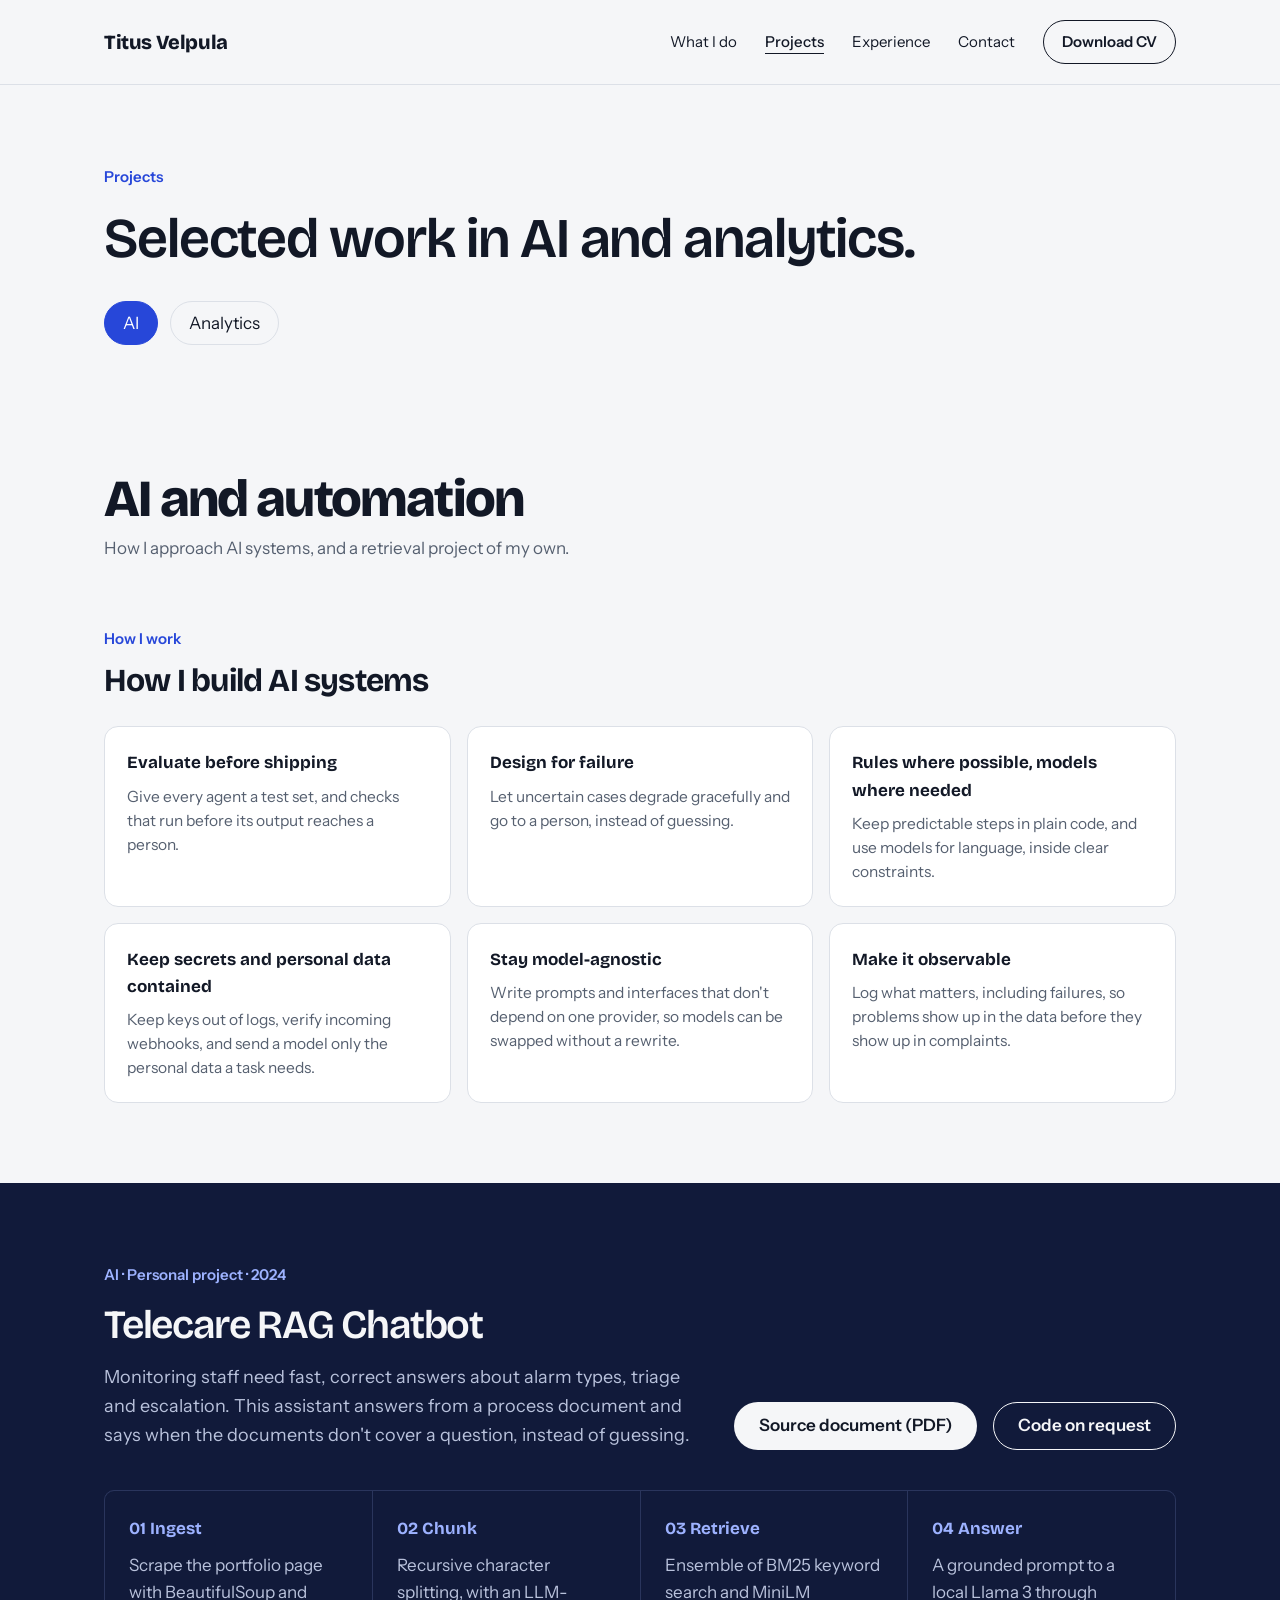
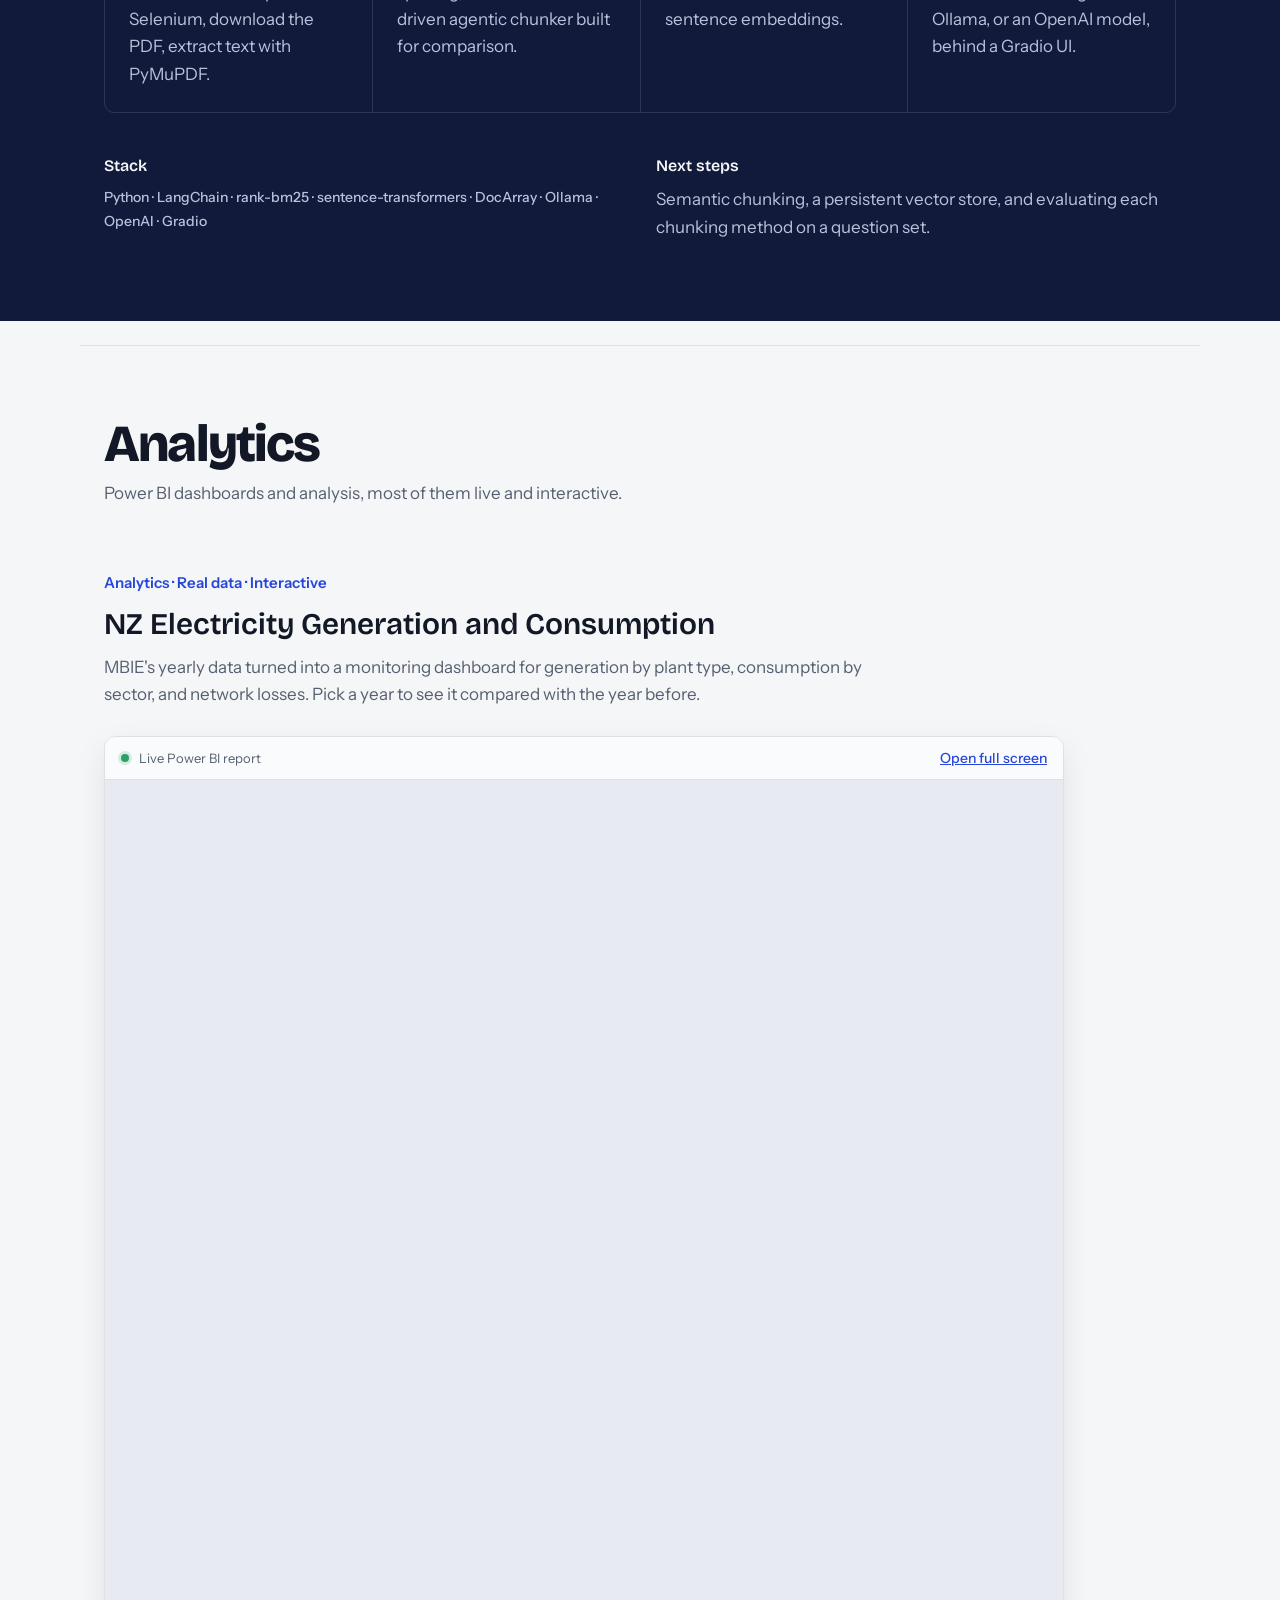
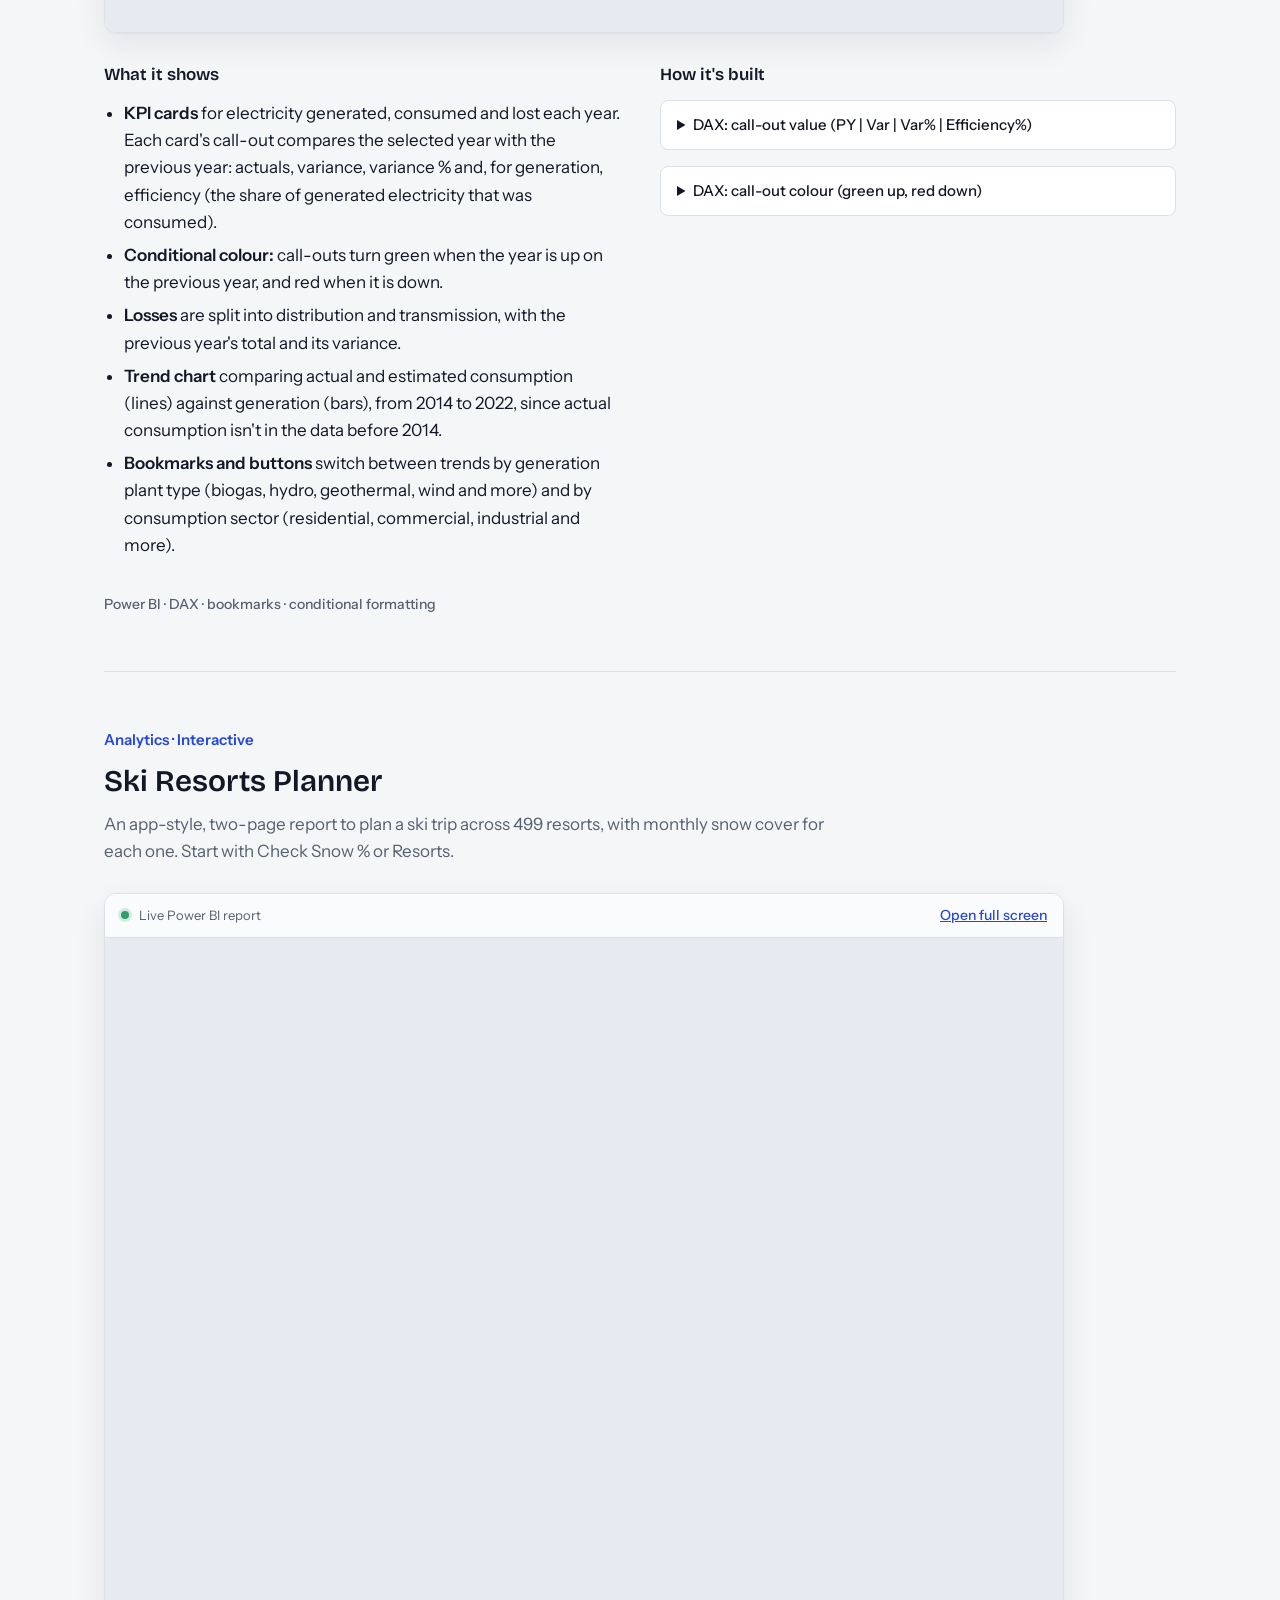
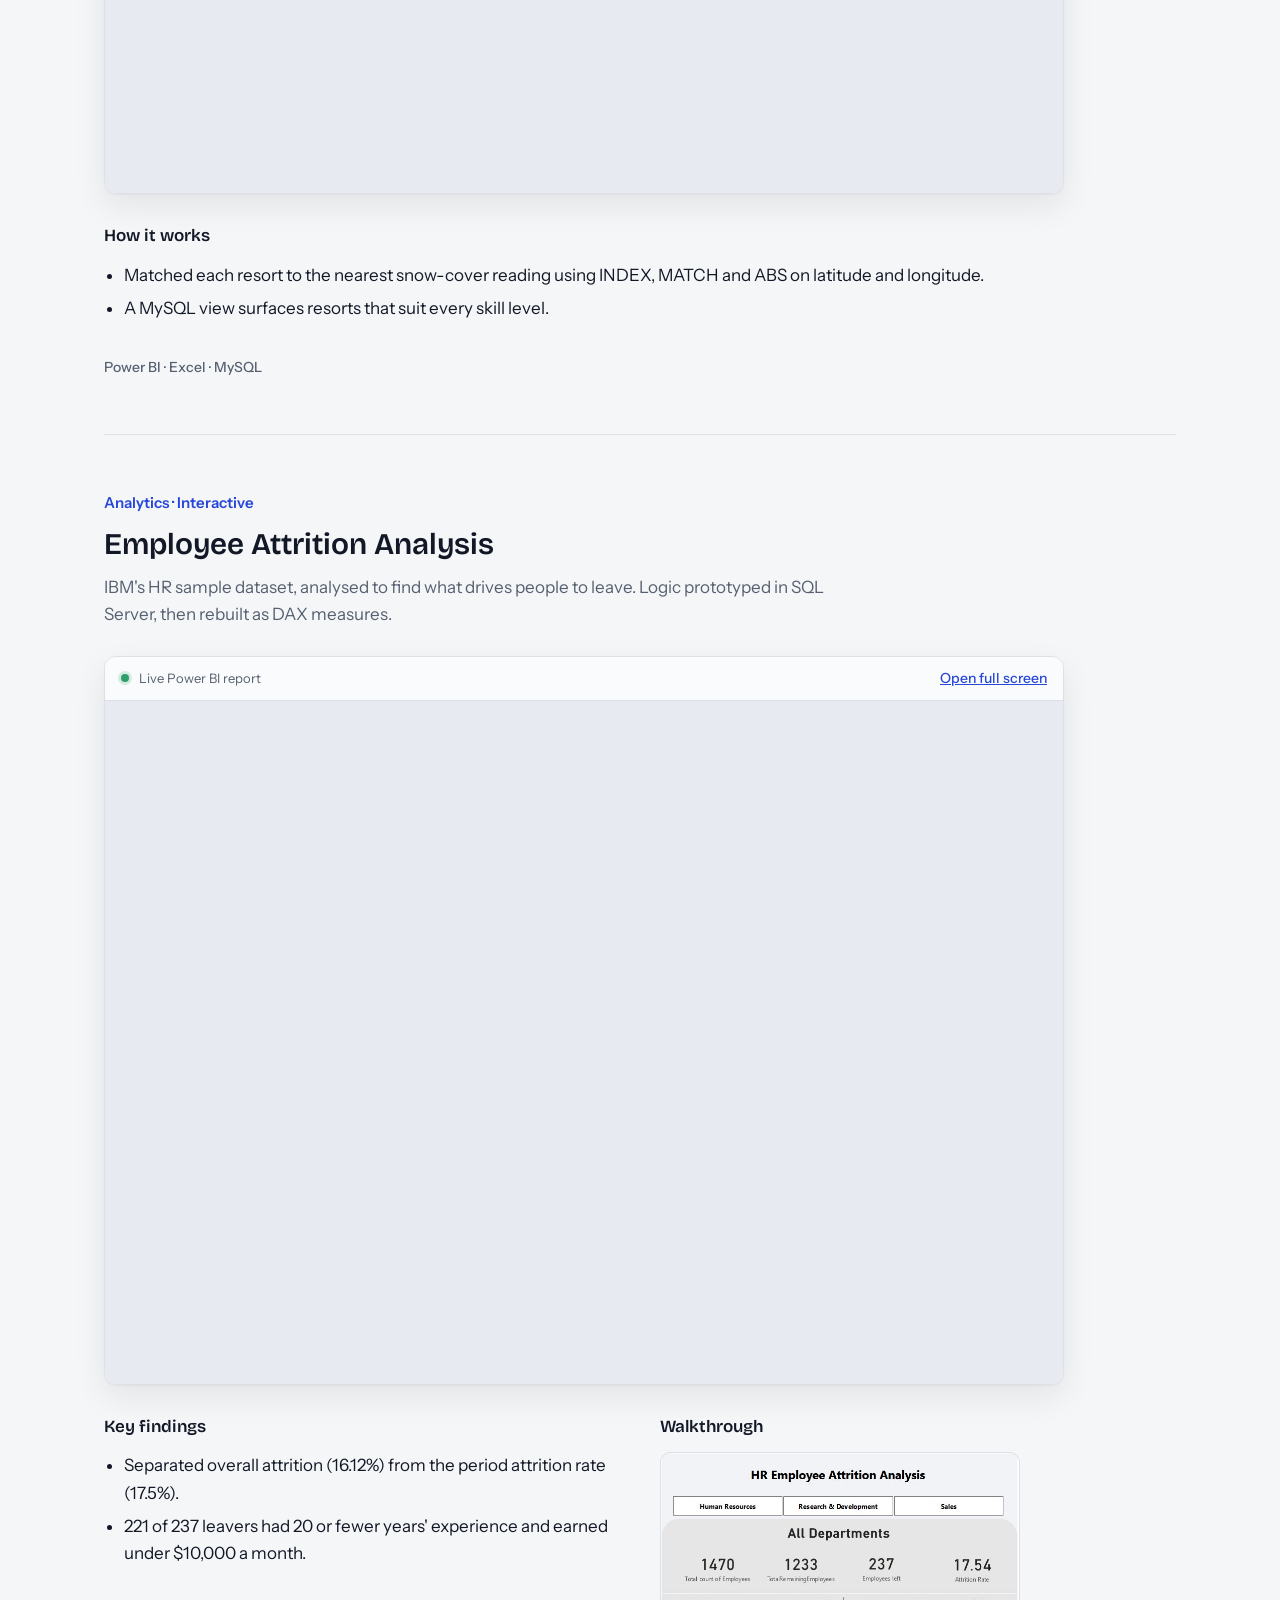
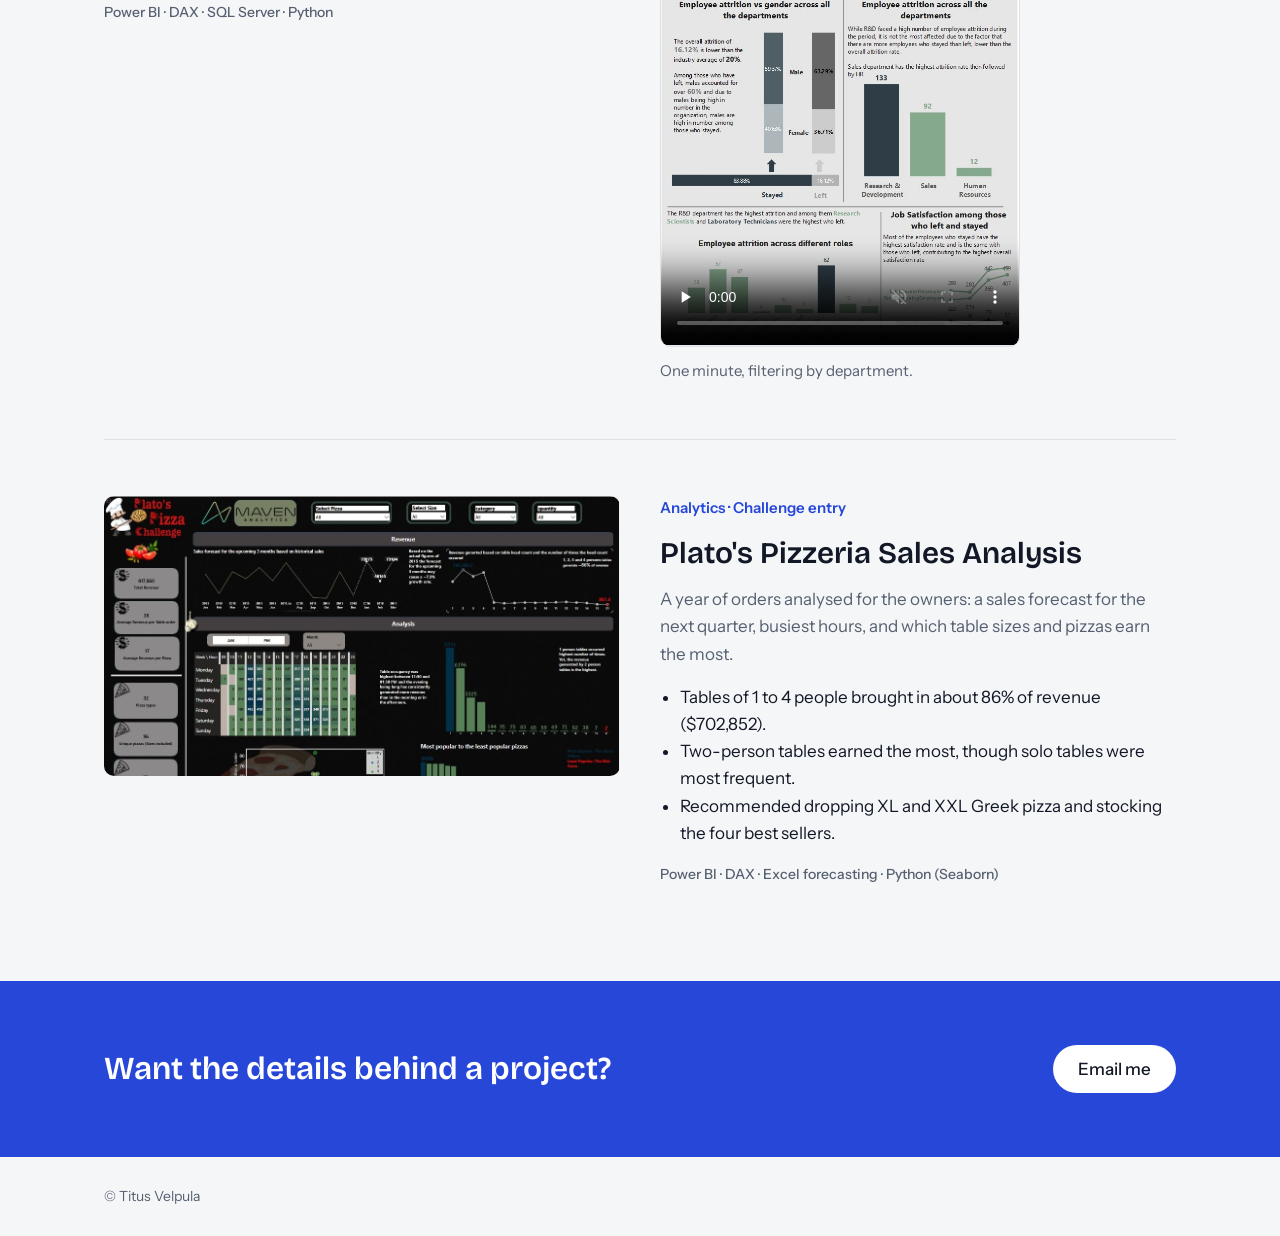
<file: projects.html>
<!doctype html>
<html lang="en">
<head>
  <meta charset="utf-8">
  <meta name="viewport" content="width=device-width, initial-scale=1">
  <title>Projects | Titus Velpula</title>
  <meta name="description" content="AI agents, automation and analytics projects by Titus Velpula.">
  <link rel="preconnect" href="https://fonts.googleapis.com">
  <link rel="preconnect" href="https://fonts.gstatic.com" crossorigin>
  <link href="https://fonts.googleapis.com/css2?family=Bricolage+Grotesque:opsz,wght@12..96,500;12..96,700;12..96,800&family=Instrument+Sans:wght@400;500;600&display=swap" rel="stylesheet">
  <link rel="stylesheet" href="styles.css?v=4">
</head>
<body>

<header class="site-header">
  <nav class="container nav" aria-label="Main">
    <a class="brand" href="index.html">Titus Velpula</a>
    <div class="nav-links">
      <a href="index.html#work">What I do</a>
      <a href="projects.html" aria-current="page">Projects</a>
      <a href="index.html#experience">Experience</a>
      <a href="index.html#contact">Contact</a>
      <a class="btn btn-outline btn-sm" href="assets/Titus_Velpula_CV.pdf">Download CV</a>
    </div>
  </nav>
</header>

<main>

  <section class="container" style="padding-top:80px; padding-bottom:56px">
    <p class="label" style="margin-bottom:20px">Projects</p>
    <h1 style="max-width:820px; font-size:clamp(34px,5vw,56px); line-height:1.08; font-weight:600; letter-spacing:-0.02em">Selected work in AI and analytics.</h1>
    <div class="btn-row" style="margin-top:32px; gap:12px">
      <a class="pill pill-active" href="#ai">AI</a>
      <a class="pill" href="#analytics">Analytics</a>
    </div>
  </section>

  <!-- ===================== AI: HOW I WORK ===================== -->
  <div id="ai" class="container group-head">
    <h2 class="group-title">AI and automation</h2>
    <p class="muted">How I approach AI systems, and a retrieval project of my own.</p>
  </div>
  <section class="container" aria-label="How I build AI systems" style="padding-bottom:24px">

    <article id="principles" class="case" aria-labelledby="case4-h">
      <div class="case-head">
        <p class="label">How I work</p>
        <h2 id="case4-h">How I build AI systems</h2>
      </div>
      <div class="patterns patterns-3">
        <div>
          <h3>Evaluate before shipping</h3>
          <p>Give every agent a test set, and checks that run before its output reaches a person.</p>
        </div>
        <div>
          <h3>Design for failure</h3>
          <p>Let uncertain cases degrade gracefully and go to a person, instead of guessing.</p>
        </div>
        <div>
          <h3>Rules where possible, models where needed</h3>
          <p>Keep predictable steps in plain code, and use models for language, inside clear constraints.</p>
        </div>
        <div>
          <h3>Keep secrets and personal data contained</h3>
          <p>Keep keys out of logs, verify incoming webhooks, and send a model only the personal data a task needs.</p>
        </div>
        <div>
          <h3>Stay model-agnostic</h3>
          <p>Write prompts and interfaces that don't depend on one provider, so models can be swapped without a rewrite.</p>
        </div>
        <div>
          <h3>Make it observable</h3>
          <p>Log what matters, including failures, so problems show up in the data before they show up in complaints.</p>
        </div>
      </div>
    </article>
  </section>

  <!-- ===================== AI: RAG PROJECT ===================== -->
  <article id="rag" class="dark" aria-labelledby="rag-h">
    <div class="container section" style="display:flex; flex-direction:column; gap:40px">
      <div style="display:flex; flex-wrap:wrap; justify-content:space-between; align-items:flex-end; gap:24px">
        <div style="flex:1 1 520px; display:flex; flex-direction:column; gap:16px">
          <p class="label">AI · Personal project · 2024</p>
          <h2 id="rag-h" class="h-feature">Telecare RAG Chatbot</h2>
          <p class="lead on-dark-muted">Monitoring staff need fast, correct answers about alarm types, triage and escalation. This assistant answers from a process document and says when the documents don't cover a question, instead of guessing.</p>
        </div>
        <div class="btn-row">
          <a class="btn btn-light" href="https://44bf2b2e-27cf-4b6c-a091-521d38f78934.filesusr.com/ugd/843874_a19e621e56dc4ee3913376821c4a8ec8.pdf">Source document (PDF)</a>
          <a class="btn btn-outline" style="border-color:var(--bg); color:var(--bg)" href="mailto:titusdinkar@gmail.com?subject=RAG%20chatbot%20code">Code on request</a>
        </div>
      </div>
      <div class="step-grid">
        <div><span class="step-num">01 Ingest</span><span class="on-dark-muted">Scrape the portfolio page with BeautifulSoup and Selenium, download the PDF, extract text with PyMuPDF.</span></div>
        <div><span class="step-num">02 Chunk</span><span class="on-dark-muted">Recursive character splitting, with an LLM-driven agentic chunker built for comparison.</span></div>
        <div><span class="step-num">03 Retrieve</span><span class="on-dark-muted">Ensemble of BM25 keyword search and MiniLM sentence embeddings.</span></div>
        <div><span class="step-num">04 Answer</span><span class="on-dark-muted">A grounded prompt to a local Llama 3 through Ollama, or an OpenAI model, behind a Gradio UI.</span></div>
      </div>
      <div style="display:flex; flex-wrap:wrap; gap:32px">
        <div style="flex:1 1 320px; display:flex; flex-direction:column; gap:8px">
          <h3 style="font-size:16px; font-weight:600">Stack</h3>
          <p class="stack on-dark-muted" style="line-height:1.7">Python · LangChain · rank-bm25 · sentence-transformers · DocArray · Ollama · OpenAI · Gradio</p>
        </div>
        <div style="flex:1 1 320px; display:flex; flex-direction:column; gap:8px">
          <h3 style="font-size:16px; font-weight:600">Next steps</h3>
          <p class="on-dark-muted">Semantic chunking, a persistent vector store, and evaluating each chunking method on a question set.</p>
        </div>
      </div>
    </div>
  </article>

  <!-- ===================== ANALYTICS ===================== -->
  <!-- To add a report link, uncomment the "View report" line and paste the link. -->
  <div id="analytics" class="container group-head">
    <h2 class="group-title">Analytics</h2>
    <p class="muted">Power BI dashboards and analysis, most of them live and interactive.</p>
  </div>
  <section class="container" aria-label="Analytics projects" style="padding-bottom:40px">

    <!-- A project with a live Power BI dashboard. To embed another report, copy this
         whole <article> and change the text and the iframe's src link. -->
    <article id="electricity" class="project-live" style="border-top:0" aria-labelledby="elec-h">
      <div class="live-head">
        <p class="label">Analytics · Real data · Interactive</p>
        <h2 id="elec-h">NZ Electricity Generation and Consumption</h2>
        <p class="muted">MBIE's yearly data turned into a monitoring dashboard for generation by plant type, consumption by sector, and network losses. Pick a year to see it compared with the year before.</p>
      </div>

      <div class="embed">
        <div class="embed-bar">
          <span class="embed-dot" aria-hidden="true"></span>
          <span>Live Power BI report</span>
          <a href="https://app.powerbi.com/view?r=eyJrIjoiYmI5NzdmODUtMDYyZS00NGNiLTk3OWItMjI4NDczMGIyNTM4IiwidCI6IjA2OGJkYmZkLWZjN2QtNDEyYS04OWFiLTNiNmY1OWVkMmQ4MSJ9">Open full screen</a>
        </div>
        <div class="embed-frame" style="aspect-ratio: 9 / 8">
          <iframe title="NZ electricity generation and consumption dashboard"
            src="https://app.powerbi.com/view?r=eyJrIjoiYmI5NzdmODUtMDYyZS00NGNiLTk3OWItMjI4NDczMGIyNTM4IiwidCI6IjA2OGJkYmZkLWZjN2QtNDEyYS04OWFiLTNiNmY1OWVkMmQ4MSJ9"
            loading="lazy" allowfullscreen></iframe>
        </div>
      </div>

      <div class="live-notes">
        <div>
          <h3>What it shows</h3>
          <ul>
            <li><b>KPI cards</b> for electricity generated, consumed and lost each year. Each card's call-out compares the selected year with the previous year: actuals, variance, variance % and, for generation, efficiency (the share of generated electricity that was consumed).</li>
            <li><b>Conditional colour:</b> call-outs turn green when the year is up on the previous year, and red when it is down.</li>
            <li><b>Losses</b> are split into distribution and transmission, with the previous year's total and its variance.</li>
            <li><b>Trend chart</b> comparing actual and estimated consumption (lines) against generation (bars), from 2014 to 2022, since actual consumption isn't in the data before 2014.</li>
            <li><b>Bookmarks and buttons</b> switch between trends by generation plant type (biogas, hydro, geothermal, wind and more) and by consumption sector (residential, commercial, industrial and more).</li>
          </ul>
          <p class="stack" style="margin-top:16px">Power BI · DAX · bookmarks · conditional formatting</p>
        </div>
        <div>
          <h3>How it's built</h3>
          <details>
            <summary>DAX: call-out value (PY | Var | Var% | Efficiency%)</summary>
<pre><code>PY Actuals | Var | Var% | Efficiency% (CY vs PY) =
VAR PY = [Electricity Generated PY]
VAR var_varie = [Electricity Varience]
VAR var_perc = [Electricity Variance %]
VAR var_effic = [Energy Efficiency]
VAR symbol_pos = "↑"
VAR symbol_neg = "↓"
VAR Result =
    SWITCH(TRUE(), var_varie &gt;= 0, symbol_pos, symbol_neg)
    &amp; " " &amp;
    IF(
        ISBLANK(var_varie),
        FORMAT(var_varie, "+#,0;-#,0;0"),
        FORMAT(PY, "#,0") &amp; " | " &amp;
        FORMAT(var_varie, "+#,0;-#,0;0") &amp; " | " &amp;
        FORMAT(var_perc, "+0.0%;-0.0%;0%") &amp; " | " &amp;
        FORMAT(var_effic, "#,0%")
    )
RETURN
    Result</code></pre>
          </details>
          <details>
            <summary>DAX: call-out colour (green up, red down)</summary>
<pre><code>001. Electricity Generated KPI color (fx) =
VAR var_nominal = [Electricity Varience]
VAR result =
    SWITCH(TRUE(),
        var_nominal &gt;= 0, "#358686",
        "#B24A4A"
    )
RETURN
    result</code></pre>
          </details>
        </div>
      </div>
    </article>

    <article id="ski" class="project-live" aria-labelledby="ski-h">
      <div class="live-head">
        <p class="label">Analytics · Interactive</p>
        <h2 id="ski-h">Ski Resorts Planner</h2>
        <p class="muted">An app-style, two-page report to plan a ski trip across 499 resorts, with monthly snow cover for each one. Start with Check Snow % or Resorts.</p>
      </div>

      <div class="embed">
        <div class="embed-bar">
          <span class="embed-dot" aria-hidden="true"></span>
          <span>Live Power BI report</span>
          <a href="https://app.powerbi.com/view?r=eyJrIjoiOTk5NDNiN2ItMjIzNy00NjA5LThiOGItODU4MjFjMWRiYmMzIiwidCI6IjA2OGJkYmZkLWZjN2QtNDEyYS04OWFiLTNiNmY1OWVkMmQ4MSJ9">Open full screen</a>
        </div>
        <div class="embed-frame" style="aspect-ratio: 900 / 804">
          <iframe title="Ski resorts planner dashboard"
            src="https://app.powerbi.com/view?r=eyJrIjoiOTk5NDNiN2ItMjIzNy00NjA5LThiOGItODU4MjFjMWRiYmMzIiwidCI6IjA2OGJkYmZkLWZjN2QtNDEyYS04OWFiLTNiNmY1OWVkMmQ4MSJ9"
            loading="lazy" allowfullscreen></iframe>
        </div>
      </div>

      <div class="live-notes">
        <div>
          <h3>How it works</h3>
          <ul>
            <li>Matched each resort to the nearest snow-cover reading using INDEX, MATCH and ABS on latitude and longitude.</li>
            <li>A MySQL view surfaces resorts that suit every skill level.</li>
          </ul>
          <p class="stack" style="margin-top:16px">Power BI · Excel · MySQL</p>
        </div>
      </div>
    </article>

    <article id="attrition" class="project-live" aria-labelledby="hr-h">
      <div class="live-head">
        <p class="label">Analytics · Interactive</p>
        <h2 id="hr-h">Employee Attrition Analysis</h2>
        <p class="muted">IBM's HR sample dataset, analysed to find what drives people to leave. Logic prototyped in SQL Server, then rebuilt as DAX measures.</p>
      </div>

      <div class="embed">
        <div class="embed-bar">
          <span class="embed-dot" aria-hidden="true"></span>
          <span>Live Power BI report</span>
          <a href="https://app.powerbi.com/view?r=eyJrIjoiYzljOGYwOTYtNDM2Yy00MzIwLWIzOWYtMWFjMzM3MjczYWNkIiwidCI6IjA2OGJkYmZkLWZjN2QtNDEyYS04OWFiLTNiNmY1OWVkMmQ4MSJ9&amp;pageName=ReportSection2e98980d72b06ca10860">Open full screen</a>
        </div>
        <div class="embed-frame" style="aspect-ratio: 930 / 663.5">
          <iframe title="Employee attrition dashboard"
            src="https://app.powerbi.com/view?r=eyJrIjoiYzljOGYwOTYtNDM2Yy00MzIwLWIzOWYtMWFjMzM3MjczYWNkIiwidCI6IjA2OGJkYmZkLWZjN2QtNDEyYS04OWFiLTNiNmY1OWVkMmQ4MSJ9&amp;pageName=ReportSection2e98980d72b06ca10860"
            loading="lazy" allowfullscreen></iframe>
        </div>
      </div>

      <div class="live-notes">
        <div>
          <h3>Key findings</h3>
          <ul>
            <li>Separated overall attrition (16.12%) from the period attrition rate (17.5%).</li>
            <li>221 of 237 leavers had 20 or fewer years' experience and earned under $10,000 a month.</li>
          </ul>
          <p class="stack" style="margin-top:16px">Power BI · DAX · SQL Server · Python</p>
        </div>
        <div>
          <h3>Walkthrough</h3>
          <video class="walkthrough" controls muted playsinline preload="none" poster="assets/attrition.jpg">
            <source src="assets/attrition-walkthrough.mp4" type="video/mp4">
            <a href="assets/attrition-walkthrough.mp4">Download the walkthrough video</a>
          </video>
          <p class="muted" style="font-size:15px">One minute, filtering by department.</p>
        </div>
      </div>
    </article>

    <article id="pizza" class="project" aria-labelledby="pizza-h">
      <div><a href="assets/pizza.jpg"><img class="shot" src="assets/pizza.jpg" alt="Plato's Pizzeria sales dashboard: revenue forecast, table occupancy heatmap, pizza popularity and key takeaways" loading="lazy"></a></div>
      <div>
        <p class="label">Analytics · Challenge entry</p>
        <h2 id="pizza-h">Plato's Pizzeria Sales Analysis</h2>
        <p class="muted">A year of orders analysed for the owners: a sales forecast for the next quarter, busiest hours, and which table sizes and pizzas earn the most.</p>
        <ul>
          <li>Tables of 1 to 4 people brought in about 86% of revenue ($702,852).</li>
          <li>Two-person tables earned the most, though solo tables were most frequent.</li>
          <li>Recommended dropping XL and XXL Greek pizza and stocking the four best sellers.</li>
        </ul>
        <p class="stack">Power BI · DAX · Excel forecasting · Python (Seaborn)</p>
        <!-- <a href="PASTE-REPORT-LINK" style="font-weight:500">View report</a> -->
      </div>
    </article>

  </section>

  <section class="accent-band" aria-labelledby="cta-h">
    <div class="container" style="padding-top:64px; padding-bottom:64px; display:flex; flex-wrap:wrap; align-items:center; justify-content:space-between; gap:24px">
      <h2 id="cta-h" style="font-size:32px; font-weight:600; line-height:1.2">Want the details behind a project?</h2>
      <a class="btn" style="background:#FFFFFF; color:var(--ink)" href="mailto:titusdinkar@gmail.com">Email me</a>
    </div>
  </section>

</main>

<footer class="container site-footer">© Titus Velpula</footer>

</body>
</html>
</file>
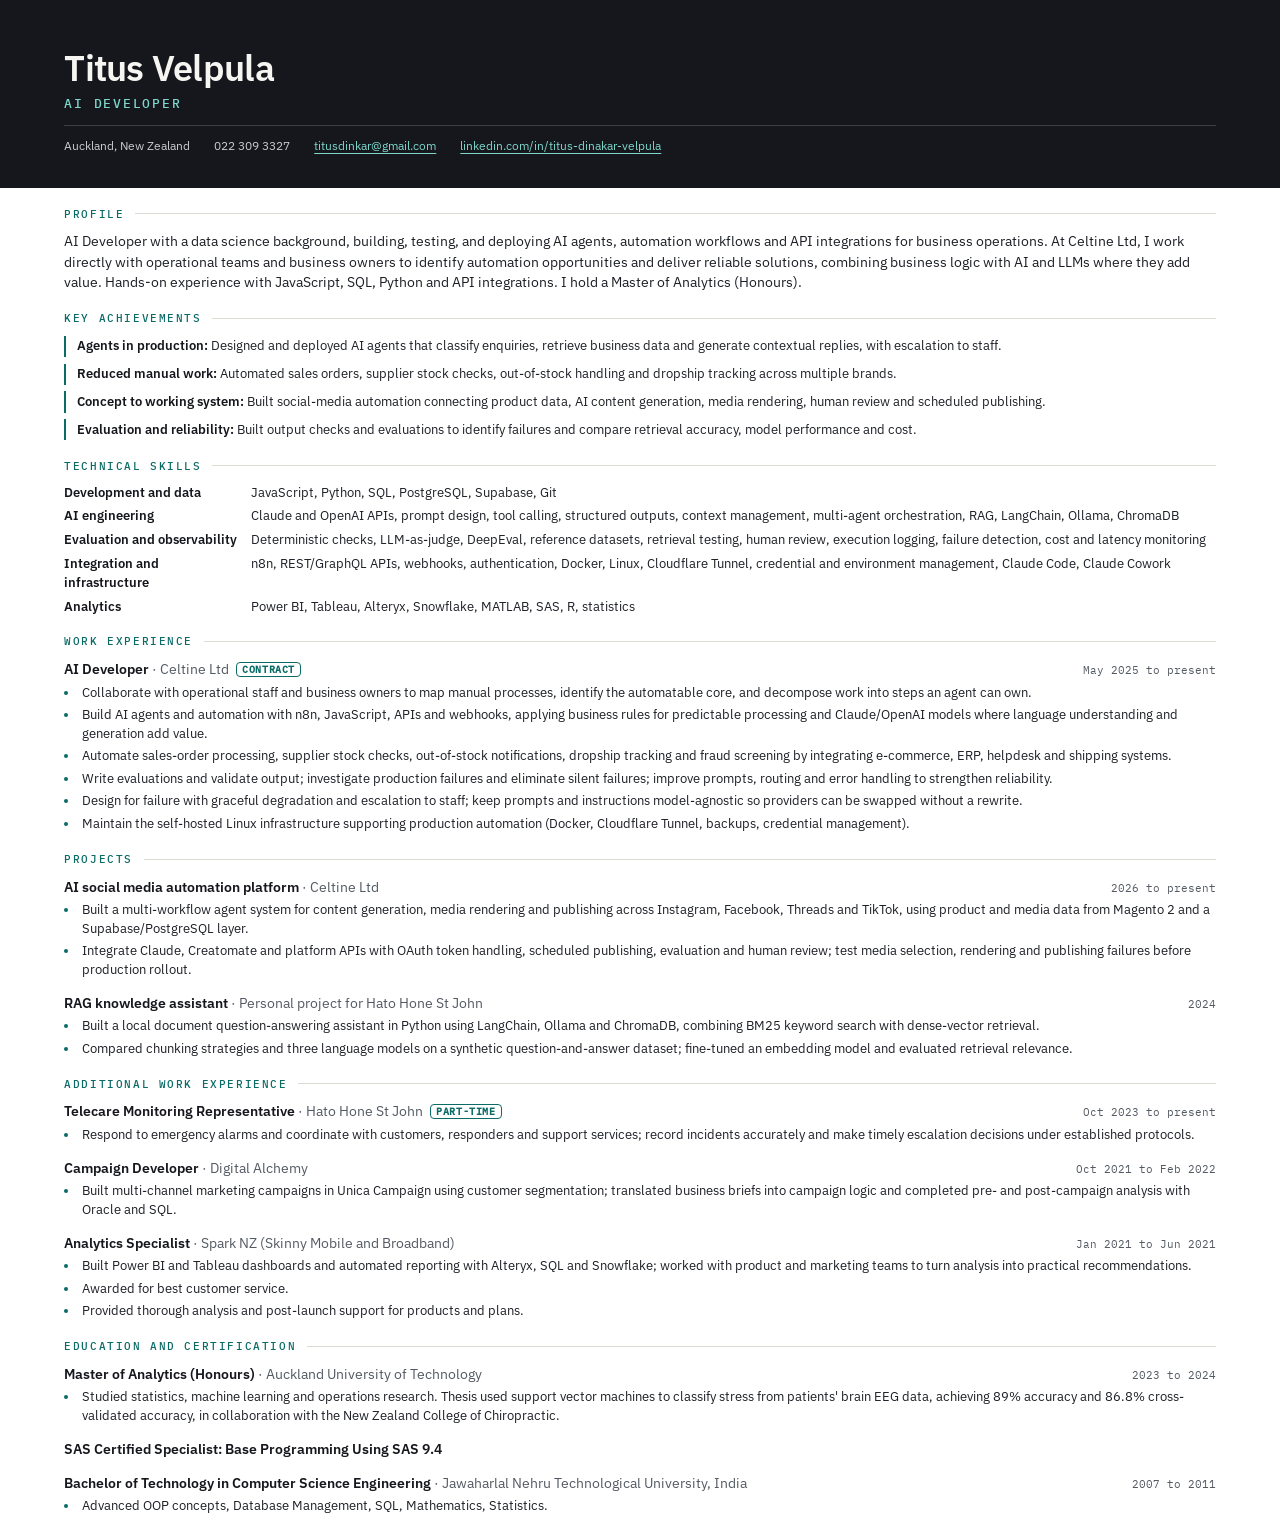
<file: cv/cv.html>
<!doctype html>
<html lang="en">
<head>
<meta charset="utf-8">
<title>Titus Velpula | CV</title>
<style>
@font-face { font-family: Plex; src: url(fonts/ibm-plex-sans-latin-400-normal.woff2); font-weight: 400; }
@font-face { font-family: Plex; src: url(fonts/ibm-plex-sans-latin-400-italic.woff2); font-weight: 400; font-style: italic; }
@font-face { font-family: Plex; src: url(fonts/ibm-plex-sans-latin-500-normal.woff2); font-weight: 500; }
@font-face { font-family: Plex; src: url(fonts/ibm-plex-sans-latin-600-normal.woff2); font-weight: 600; }
@font-face { font-family: PlexMono; src: url(fonts/ibm-plex-mono-latin-400-normal.woff2); font-weight: 400; }
@font-face { font-family: PlexMono; src: url(fonts/ibm-plex-mono-latin-500-normal.woff2); font-weight: 500; }

:root {
  --slate: #15171C;
  --ink: #1C1F25;
  --muted: #545A63;
  --line: #DCDAD3;
  --accent: #0B6B66;
  --accent-light: #7FD6CC;
}
@page { size: A4; margin: 15mm 0 16mm; }
@page :first { margin-top: 0; }
* { box-sizing: border-box; }
html, body { margin: 0; }
body {
  padding: 0 17mm;
  font-family: Plex, Arial, sans-serif; font-size: 9.6pt; line-height: 1.45;
  color: var(--ink); -webkit-print-color-adjust: exact; print-color-adjust: exact;
}
a { color: inherit; text-decoration: none; }
h1, h2, h3, p, ul { margin: 0; }

/* ---------- Header band ---------- */
header {
  background: var(--slate); color: #F6F5F1;
  margin: 0 -17mm; padding: 13mm 17mm 9mm;
}
header h1 { font-size: 27pt; font-weight: 600; letter-spacing: -0.02em; line-height: 1.05; }
.title {
  margin-top: 5pt; font-family: PlexMono; font-size: 9.5pt; font-weight: 500;
  letter-spacing: 0.14em; text-transform: uppercase; color: var(--accent-light);
}
.contact {
  margin-top: 10pt; padding-top: 8pt; border-top: 0.75pt solid #3A3E46;
  display: flex; flex-wrap: wrap; gap: 4pt 18pt; font-size: 9pt; color: #C9CCD1;
}
.contact a {
  color: var(--accent-light); text-decoration: underline;
  text-decoration-thickness: 0.5pt; text-underline-offset: 2pt;
}

/* ---------- Sections ---------- */
section { margin-top: 13pt; }
h2 {
  display: flex; align-items: center; gap: 8pt;
  font-family: PlexMono; font-size: 8.5pt; font-weight: 500; letter-spacing: 0.14em;
  text-transform: uppercase; color: var(--accent); margin-bottom: 7pt;
}
h2::after { content: ""; flex: 1; height: 0.75pt; background: var(--line); }
.profile { font-size: 10.2pt; line-height: 1.5; color: var(--ink); }

ul { padding-left: 11pt; }
li { margin-bottom: 3pt; padding-left: 2pt; }
li::marker { color: var(--accent); }
li b, .k { font-weight: 600; color: var(--slate); }

/* Key achievements as a 2 x 2 grid of short cards */
.wins { display: flex; flex-direction: column; gap: 5pt; }
.win { border-left: 2pt solid var(--accent); padding: 1pt 0 1pt 8pt; }
.win b { font-weight: 600; color: var(--slate); }

h2, .role-head { break-after: avoid; }
li { break-inside: avoid; }
.role.can-split { break-inside: auto; }
.skills { display: grid; grid-template-columns: 46mm 1fr; gap: 4pt 10pt; }
.skills dt { font-weight: 600; color: var(--slate); }
.skills dd { margin: 0; color: var(--ink); }

/* ---------- Roles ---------- */
.role { margin-bottom: 10pt; break-inside: avoid; }
.role-head { display: flex; justify-content: space-between; align-items: baseline; gap: 12pt; margin-bottom: 3pt; }
.role h3 { font-size: 10.6pt; font-weight: 600; color: var(--slate); }
.role h3 .org { font-weight: 400; color: var(--muted); }
.meta { font-family: PlexMono; font-size: 8.2pt; color: var(--muted); white-space: nowrap; }
.tag {
  font-family: PlexMono; font-size: 7.5pt; letter-spacing: 0.06em; text-transform: uppercase;
  color: var(--accent); border: 0.75pt solid var(--accent); border-radius: 3pt; padding: 0 4pt; margin-left: 5pt;
  vertical-align: 1pt;
}
.edu p.sub { color: var(--muted); margin-top: 2pt; }
</style>
</head>
<body>

<header>
  <h1>Titus Velpula</h1>
  <p class="title">AI Developer</p>
  <p class="contact">
    <span>Auckland, New Zealand</span>
    <span>022 309 3327</span>
    <a href="mailto:titusdinkar@gmail.com">titusdinkar@gmail.com</a>
    <a href="https://www.linkedin.com/in/titus-dinakar-velpula/">linkedin.com/in/titus-dinakar-velpula</a>
  </p>
</header>

<section>
  <h2>Profile</h2>
  <p class="profile">AI Developer with a data science background, building, testing, and deploying AI agents, automation workflows and API integrations for business operations. At Celtine Ltd, I work directly with operational teams and business owners to identify automation opportunities and deliver reliable solutions, combining business logic with AI and LLMs where they add value. Hands-on experience with JavaScript, SQL, Python and API integrations. I hold a Master of Analytics (Honours).</p>
</section>

<section>
  <h2>Key achievements</h2>
  <div class="wins">
    <p class="win"><b>Agents in production:</b> Designed and deployed AI agents that classify enquiries, retrieve business data and generate contextual replies, with escalation to staff.</p>
    <p class="win"><b>Reduced manual work:</b> Automated sales orders, supplier stock checks, out-of-stock handling and dropship tracking across multiple brands.</p>
    <p class="win"><b>Concept to working system:</b> Built social-media automation connecting product data, AI content generation, media rendering, human review and scheduled publishing.</p>
    <p class="win"><b>Evaluation and reliability:</b> Built output checks and evaluations to identify failures and compare retrieval accuracy, model performance and cost.</p>
  </div>
</section>

<section>
  <h2>Technical skills</h2>
  <dl class="skills" style="margin:0">
    <dt>Development and data</dt><dd>JavaScript, Python, SQL, PostgreSQL, Supabase, Git</dd>
    <dt>AI engineering</dt><dd>Claude and OpenAI APIs, prompt design, tool calling, structured outputs, context management, multi-agent orchestration, RAG, LangChain, Ollama, ChromaDB</dd>
    <dt>Evaluation and observability</dt><dd>Deterministic checks, LLM-as-judge, DeepEval, reference datasets, retrieval testing, human review, execution logging, failure detection, cost and latency monitoring</dd>
    <dt>Integration and infrastructure</dt><dd>n8n, REST/GraphQL APIs, webhooks, authentication, Docker, Linux, Cloudflare Tunnel, credential and environment management, Claude Code, Claude Cowork</dd>
    <dt>Analytics</dt><dd>Power BI, Tableau, Alteryx, Snowflake, MATLAB, SAS, R, statistics</dd>
  </dl>
</section>

<section>
  <h2>Work experience</h2>
  <div class="role can-split">
    <div class="role-head">
      <h3>AI Developer <span class="org">· Celtine Ltd</span><span class="tag">Contract</span></h3>
      <span class="meta">May 2025 to present</span>
    </div>
    <ul>
      <li>Collaborate with operational staff and business owners to map manual processes, identify the automatable core, and decompose work into steps an agent can own.</li>
      <li>Build AI agents and automation with n8n, JavaScript, APIs and webhooks, applying business rules for predictable processing and Claude/OpenAI models where language understanding and generation add value.</li>
      <li>Automate sales-order processing, supplier stock checks, out-of-stock notifications, dropship tracking and fraud screening by integrating e-commerce, ERP, helpdesk and shipping systems.</li>
      <li>Write evaluations and validate output; investigate production failures and eliminate silent failures; improve prompts, routing and error handling to strengthen reliability.</li>
      <li>Design for failure with graceful degradation and escalation to staff; keep prompts and instructions model-agnostic so providers can be swapped without a rewrite.</li>
      <li>Maintain the self-hosted Linux infrastructure supporting production automation (Docker, Cloudflare Tunnel, backups, credential management).</li>
    </ul>
  </div>
</section>

<section>
  <h2>Projects</h2>
  <div class="role">
    <div class="role-head">
      <h3>AI social media automation platform <span class="org">· Celtine Ltd</span></h3>
      <span class="meta">2026 to present</span>
    </div>
    <ul>
      <li>Built a multi-workflow agent system for content generation, media rendering and publishing across Instagram, Facebook, Threads and TikTok, using product and media data from Magento 2 and a Supabase/PostgreSQL layer.</li>
      <li>Integrate Claude, Creatomate and platform APIs with OAuth token handling, scheduled publishing, evaluation and human review; test media selection, rendering and publishing failures before production rollout.</li>
    </ul>
  </div>
  <div class="role">
    <div class="role-head">
      <h3>RAG knowledge assistant <span class="org">· Personal project for Hato Hone St John</span></h3>
      <span class="meta">2024</span>
    </div>
    <ul>
      <li>Built a local document question-answering assistant in Python using LangChain, Ollama and ChromaDB, combining BM25 keyword search with dense-vector retrieval.</li>
      <li>Compared chunking strategies and three language models on a synthetic question-and-answer dataset; fine-tuned an embedding model and evaluated retrieval relevance.</li>
    </ul>
  </div>
</section>

<section>
  <h2>Additional work experience</h2>
  <div class="role">
    <div class="role-head">
      <h3>Telecare Monitoring Representative <span class="org">· Hato Hone St John</span><span class="tag">Part-time</span></h3>
      <span class="meta">Oct 2023 to present</span>
    </div>
    <ul>
      <li>Respond to emergency alarms and coordinate with customers, responders and support services; record incidents accurately and make timely escalation decisions under established protocols.</li>
    </ul>
  </div>
  <div class="role">
    <div class="role-head">
      <h3>Campaign Developer <span class="org">· Digital Alchemy</span></h3>
      <span class="meta">Oct 2021 to Feb 2022</span>
    </div>
    <ul>
      <li>Built multi-channel marketing campaigns in Unica Campaign using customer segmentation; translated business briefs into campaign logic and completed pre- and post-campaign analysis with Oracle and SQL.</li>
    </ul>
  </div>
  <div class="role">
    <div class="role-head">
      <h3>Analytics Specialist <span class="org">· Spark NZ (Skinny Mobile and Broadband)</span></h3>
      <span class="meta">Jan 2021 to Jun 2021</span>
    </div>
    <ul>
      <li>Built Power BI and Tableau dashboards and automated reporting with Alteryx, SQL and Snowflake; worked with product and marketing teams to turn analysis into practical recommendations.</li>
      <li>Awarded for best customer service.</li>
      <li>Provided thorough analysis and post-launch support for products and plans.</li>
    </ul>
  </div>
</section>

<section class="edu">
  <h2>Education and certification</h2>
  <div class="role">
    <div class="role-head">
      <h3>Master of Analytics (Honours) <span class="org">· Auckland University of Technology</span></h3>
      <span class="meta">2023 to 2024</span>
    </div>
    <ul>
      <li>Studied statistics, machine learning and operations research. Thesis used support vector machines to classify stress from patients' brain EEG data, achieving 89% accuracy and 86.8% cross-validated accuracy, in collaboration with the New Zealand College of Chiropractic.</li>
    </ul>
  </div>
  <div class="role">
    <div class="role-head">
      <h3>SAS Certified Specialist: Base Programming Using SAS 9.4</h3>
    </div>
  </div>
  <div class="role">
    <div class="role-head">
      <h3>Bachelor of Technology in Computer Science Engineering <span class="org">· Jawaharlal Nehru Technological University, India</span></h3>
      <span class="meta">2007 to 2011</span>
    </div>
    <ul>
      <li>Advanced OOP concepts, Database Management, SQL, Mathematics, Statistics.</li>
    </ul>
  </div>
</section>

</body>
</html>
</file>
<file: styles.css>
/* ==========================================================
   Site styles. Change colours and fonts here and every page
   picks them up.
   ========================================================== */
:root {
  /* Colours */
  --bg: #F5F6F8;
  --ink: #121826;
  --muted: #566070;
  --line: #DCE0E7;
  --soft: #E7EAF0;
  --card: #FFFFFF;
  --accent: #2747D9;
  --accent-hover: #1C35A8;
  --band: #111A3A;
  --on-dark-muted: #B9C2DC;
  --on-dark-line: #2A355C;
  --on-dark-accent: #9DB2FF;
  --display: 'Bricolage Grotesque', system-ui, sans-serif;
  --sans: 'Instrument Sans', system-ui, sans-serif;
  --mono: 'Instrument Sans', system-ui, sans-serif;
}

*, *::before, *::after { box-sizing: border-box; }
html { scroll-behavior: smooth; }
body {
  margin: 0;
  background: var(--bg);
  color: var(--ink);
  font-family: var(--sans);
  font-size: 17px;
  line-height: 1.6;
  -webkit-font-smoothing: antialiased;
}
img { max-width: 100%; display: block; }
a { color: var(--accent); }
a:hover { color: var(--accent-hover); }
h1, h2, h3, p, ul { margin: 0; }
:focus-visible { outline: 3px solid var(--accent); outline-offset: 3px; }

.container { max-width: 1120px; margin: 0 auto; padding: 0 24px; }
.section { padding-top: 80px; padding-bottom: 80px; }
.border-top { border-top: 1px solid var(--line); }

/* ---------- Small text styles ---------- */
.label {
  font-family: var(--mono);
  font-size: 13px;
  font-weight: 500;
  letter-spacing: 0.08em;
  text-transform: uppercase;
  color: var(--accent);
}
.label-muted { color: var(--muted); }
.stack { font-family: var(--mono); font-size: 13px; }
.muted { color: var(--muted); }

/* ---------- Header ---------- */
.site-header { border-bottom: 1px solid var(--line); }
.nav {
  display: flex; flex-wrap: wrap; align-items: center;
  justify-content: space-between; gap: 16px;
  padding-top: 20px; padding-bottom: 20px;
}
.brand { font-weight: 600; font-size: 18px; color: var(--ink); text-decoration: none; }
.nav-links { display: flex; flex-wrap: wrap; align-items: center; gap: 8px 28px; font-size: 15px; }
.nav-links a { color: var(--ink); text-decoration: none; }
.nav-links a:hover { text-decoration: underline; text-underline-offset: 6px; }
.nav-links a[aria-current="page"] { text-decoration: underline; text-underline-offset: 6px; font-weight: 500; }

/* ---------- Buttons ---------- */
.btn {
  display: inline-flex; align-items: center; min-height: 48px;
  padding: 0 24px; border-radius: 6px; font-weight: 500;
  text-decoration: none; border: 1.5px solid transparent;
}
.btn-sm { min-height: 44px; padding: 0 18px; }
.btn-dark { background: var(--ink); color: var(--bg); }
.btn-dark:hover { background: #2B2E35; color: var(--bg); }
.btn-outline { border-color: var(--ink); color: var(--ink); }
.btn-outline:hover { background: var(--ink); color: var(--bg); }
.btn-light { background: var(--bg); color: var(--ink); }
.btn-light:hover { background: #FFFFFF; color: var(--ink); }
.btn-row { display: flex; flex-wrap: wrap; gap: 16px; }

/* ---------- Hero ---------- */
.hero { padding: 96px 0 88px; }
.hero .label { margin-bottom: 24px; }
.hero h1 {
  max-width: 880px; font-size: clamp(38px, 6vw, 68px);
  line-height: 1.05; font-weight: 600; letter-spacing: -0.02em;
}
.hero-sub { margin-top: 28px; max-width: 680px; font-size: 20px; line-height: 1.55; color: var(--muted); }
.hero .btn-row { margin-top: 40px; }

/* ---------- Grids and cards ---------- */
.grid { display: grid; grid-template-columns: repeat(auto-fit, minmax(240px, 1fr)); gap: 24px; }
.grid-wide { grid-template-columns: repeat(auto-fit, minmax(260px, 1fr)); }
.grid-loose { gap: 40px 32px; }
.section-head {
  display: flex; flex-wrap: wrap; align-items: baseline;
  justify-content: space-between; gap: 16px; margin-bottom: 40px;
}
.h-section { font-size: 32px; font-weight: 600; letter-spacing: -0.01em; }
.card {
  background: var(--card); border: 1px solid var(--line); border-radius: 10px;
  padding: 24px; display: flex; flex-direction: column; gap: 10px;
}
.card h3 { font-size: 19px; font-weight: 600; }
.skill { display: flex; flex-direction: column; gap: 12px; }
.skill h3 { font-size: 20px; font-weight: 600; }

.project-card {
  display: flex; flex-direction: column; background: var(--card);
  border: 1px solid var(--line); border-radius: 10px; overflow: hidden;
  color: var(--ink); text-decoration: none;
}
.project-card:hover { border-color: var(--ink); color: var(--ink); }
.project-card .body { padding: 20px; display: flex; flex-direction: column; gap: 8px; }
.project-card h3 { font-size: 18px; font-weight: 600; }
.project-card p { font-size: 15px; line-height: 1.5; }

/* Grey box shown until you add a screenshot */
.placeholder {
  background: var(--soft); display: flex; align-items: center; justify-content: center;
  font-family: var(--mono); font-size: 12px; color: var(--muted); text-align: center; padding: 12px;
}
.thumb { height: 150px; width: 100%; object-fit: cover; }
.shot { height: 280px; border-radius: 10px; width: 100%; object-fit: cover; }

/* ---------- Dark band ---------- */
.dark { background: var(--ink); color: var(--bg); }
.dark .label { color: var(--on-dark-accent); }
.dark .on-dark-muted { color: var(--on-dark-muted); }
.dark a.link-accent { color: var(--on-dark-accent); }
.split { display: flex; flex-wrap: wrap; gap: 48px; align-items: center; }
.split > * { min-width: 0; }
.split-text { flex: 1 1 420px; display: flex; flex-direction: column; gap: 20px; }
.split-panel { flex: 1 1 380px; }
.h-feature { font-size: 40px; line-height: 1.1; font-weight: 600; letter-spacing: -0.01em; }
.lead { font-size: 18px; line-height: 1.6; }

.steps { border: 1px solid var(--on-dark-line); border-radius: 10px; overflow: hidden; }
.steps-title { padding: 14px 20px; border-bottom: 1px solid var(--on-dark-line); font-family: var(--mono); font-size: 13px; color: #9EA3AB; }
.step { padding: 16px 20px; border-bottom: 1px solid var(--on-dark-line); display: flex; gap: 16px; }
.step:last-child { border-bottom: 0; }
.step-num { font-family: var(--mono); color: var(--on-dark-accent); }

.step-grid {
  display: grid; grid-template-columns: repeat(auto-fit, minmax(220px, 1fr));
  gap: 1px; background: var(--on-dark-line); border: 1px solid var(--on-dark-line);
  border-radius: 10px; overflow: hidden;
}
.step-grid > div { background: var(--ink); padding: 24px; display: flex; flex-direction: column; gap: 10px; }

/* ---------- Experience ---------- */
.exp-layout { display: flex; flex-wrap: wrap; gap: 48px; }
.exp-layout > h2 { flex: 1 1 220px; }
.exp-list { flex: 999 1 560px; min-width: 0; display: flex; flex-direction: column; }
.job {
  display: flex; flex-wrap: wrap; justify-content: space-between;
  gap: 8px 24px; padding: 24px 0; border-top: 1px solid var(--line);
}
.job-main { flex: 1 1 360px; display: flex; flex-direction: column; gap: 6px; }
.job h3 { font-size: 19px; font-weight: 600; }
.job ul { margin-top: 6px; padding-left: 20px; }
.dates { font-family: var(--mono); font-size: 14px; color: var(--muted); }

/* ---------- Project write-ups ---------- */
.project { display: flex; flex-wrap: wrap; gap: 40px; padding: 56px 0; border-top: 1px solid var(--line); }
.project > div { flex: 1 1 400px; min-width: 0; display: flex; flex-direction: column; gap: 16px; }
.project h2 { font-size: 30px; font-weight: 600; line-height: 1.15; }
.project h3 { font-size: 17px; font-weight: 600; }
.project ul { padding-left: 20px; }
.pill {
  display: inline-flex; align-items: center; min-height: 44px; padding: 0 18px;
  border-radius: 999px; border: 1px solid #B9B6AD; color: var(--ink); text-decoration: none;
}
.pill-active { background: var(--ink); border-color: var(--ink); color: var(--bg); }
.pill:hover { border-color: var(--ink); color: var(--ink); }
.pill-active:hover { color: var(--bg); }

/* ---------- Live dashboard projects ---------- */
.project-live { padding: 56px 0; border-top: 1px solid var(--line); display: flex; flex-direction: column; gap: 28px; }
.live-head { max-width: 760px; display: flex; flex-direction: column; gap: 12px; }
.live-head h2 { font-size: 30px; font-weight: 600; line-height: 1.15; }

.embed {
  max-width: 960px; width: 100%;
  border: 1px solid var(--line); border-radius: 12px; overflow: hidden;
  background: var(--card); box-shadow: 0 1px 2px rgba(21, 23, 28, 0.04), 0 12px 32px rgba(21, 23, 28, 0.08);
}
.embed-bar {
  display: flex; align-items: center; gap: 10px; flex-wrap: wrap;
  padding: 10px 16px; border-bottom: 1px solid var(--line);
  font-family: var(--mono); font-size: 12px; color: var(--muted); background: #FBFAF7;
}
.embed-bar a { margin-left: auto; font-family: var(--sans); font-size: 14px; font-weight: 500; }
.embed-dot { width: 8px; height: 8px; border-radius: 50%; background: #2E9E6B; box-shadow: 0 0 0 3px rgba(46, 158, 107, 0.18); }
.embed-frame { width: 100%; background: var(--soft); }
.embed-frame iframe { display: block; width: 100%; height: 100%; border: 0; }

.live-notes { display: flex; flex-wrap: wrap; gap: 40px; }
.live-notes > div { flex: 1 1 400px; min-width: 0; display: flex; flex-direction: column; gap: 12px; }
.live-notes h3 { font-size: 17px; font-weight: 600; }
.live-notes ul { padding-left: 20px; }
.live-notes li { margin-bottom: 6px; }
.live-notes b { font-weight: 600; }

details { border: 1px solid var(--line); border-radius: 8px; background: var(--card); }
details + details { margin-top: 4px; }
summary {
  cursor: pointer; padding: 12px 16px; font-size: 15px; font-weight: 500;
  list-style-position: inside; min-height: 44px;
}
summary:hover { color: var(--accent); }
details pre {
  margin: 0; padding: 16px; overflow-x: auto; background: var(--ink); color: #E6E8EB;
  border-radius: 0 0 8px 8px; font-family: var(--mono); font-size: 13px; line-height: 1.6;
}

/* ---------- Tools used in each job (side column) ---------- */
.job-side { display: flex; flex-direction: column; align-items: flex-end; gap: 16px; }
.tools {
  list-style: none; margin: 0; padding: 0;
  display: grid; grid-template-columns: repeat(3, 64px); gap: 8px;
}
.tools li {
  height: 64px; display: flex; flex-direction: column; align-items: center; justify-content: center; gap: 5px;
  background: var(--card); border: 1px solid var(--line); border-radius: 12px;
  font-size: 10.5px; font-weight: 500; line-height: 1.1; color: var(--muted); text-align: center;
}
.tools img { width: 26px; height: 26px; }
.job .tools { padding-left: 0; margin-top: 0; }
.tools .text-only b { font-size: 12px; font-weight: 600; color: var(--ink); padding: 0 4px; }
@media (max-width: 640px) {
  .job-side { align-items: flex-start; width: 100%; }
  .tools { grid-template-columns: repeat(4, 64px); }
}

/* Screenshots: show the top of tall dashboards */
.thumb, .shot { object-position: top center; }
a > .shot { display: block; }
.walkthrough { width: 100%; max-width: 360px; border-radius: 10px; border: 1px solid var(--line); background: var(--soft); }

/* ---------- AI case studies ---------- */
.case { padding: 56px 0; border-top: 1px solid var(--line); display: flex; flex-direction: column; gap: 28px; }
.case-head { max-width: 780px; display: flex; flex-direction: column; gap: 12px; }
.case-head h2 { font-size: 32px; font-weight: 700; line-height: 1.12; letter-spacing: -0.025em; }
.case h3 { font-size: 17px; font-weight: 700; }
.case ul { padding-left: 20px; display: flex; flex-direction: column; gap: 8px; margin-top: 10px; }
.case b { font-weight: 600; }


.patterns { display: grid; grid-template-columns: repeat(auto-fit, minmax(240px, 1fr)); gap: 16px; }
.patterns > div {
  background: var(--card); border: 1px solid var(--line); border-radius: 14px;
  padding: 22px; display: flex; flex-direction: column; gap: 8px;
}
.patterns-3 { grid-template-columns: repeat(auto-fit, minmax(280px, 1fr)); }
.patterns p { font-size: 15.5px; line-height: 1.55; color: var(--muted); }

/* ---------- Grouping: AI vs analytics ---------- */
.group-head { padding-top: 72px; padding-bottom: 8px; display: flex; flex-direction: column; gap: 10px; scroll-margin-top: 16px; }
.group-title { font-size: clamp(36px, 5vw, 52px); font-weight: 800; letter-spacing: -0.035em; line-height: 1; }
.group-head + section > .case:first-child, .group-head + section > .project:first-child { border-top: 0; }
.group-head#analytics { border-top: 1px solid var(--line); margin-top: 24px; }

/* Featured AI projects on the home page */
.featured-head { margin-bottom: 8px; }
.dark .h-section { color: #FFFFFF; }
.dark .link-accent { color: var(--on-dark-accent); }
.feature { padding: 48px 0; }
.feature + .feature { border-top: 1px solid var(--on-dark-line); }
.feature:last-child { padding-bottom: 0; }
h3.h-feature { font-size: 36px; }

/* ---------- Contact band and footer ---------- */
.accent-band { background: var(--accent); color: #FFFFFF; }
.accent-band a { color: #FFFFFF; font-weight: 500; }
.contact { display: flex; flex-wrap: wrap; align-items: flex-end; justify-content: space-between; gap: 32px; }
.contact h2 { font-size: 44px; line-height: 1.1; font-weight: 600; letter-spacing: -0.01em; }
.contact-links { display: flex; flex-direction: column; gap: 12px; font-size: 17px; }
.site-footer { padding: 28px 24px; font-size: 14px; color: var(--muted); }

/* ---------- Cobalt theme: fonts, labels, signature hero ---------- */
h1, h2, h3, .brand, .steps-title { font-family: var(--display); }
h1, h2 { font-weight: 700; }
.brand { font-weight: 800; font-size: 20px; letter-spacing: -0.02em; }

/* Labels: sentence case, no code font */
.label, h2.label { font-family: var(--sans); font-size: 15px; font-weight: 600; letter-spacing: 0; text-transform: none; }
.stack { font-size: 14px; font-weight: 500; color: var(--muted); }
.dates { font-family: var(--sans); font-size: 15px; font-variant-numeric: tabular-nums; }

/* Signature: a big, tight hero headline */
.hero { padding: 112px 0 96px; }
.hero h1 { font-size: clamp(40px, 7.2vw, 88px); line-height: 0.98; font-weight: 800; letter-spacing: -0.045em; max-width: 1000px; }
.hero-sub { font-size: 21px; }

.btn { border-radius: 999px; font-weight: 600; }
.btn-dark { background: var(--accent); color: #FFFFFF; }
.btn-dark:hover { background: var(--accent-hover); color: #FFFFFF; }

.card, .project-card { border-radius: 16px; }
.project-card:hover { border-color: var(--accent); }
.h-section { font-size: 36px; letter-spacing: -0.03em; }
.h-feature, .contact h2 { letter-spacing: -0.03em; }

.dark { background: var(--band); }
.step-grid > div { background: var(--band); }
.steps-title { color: var(--on-dark-muted); font-size: 15px; font-weight: 700; }
.step-num { font-family: var(--display); font-weight: 700; }

.pill { border-color: var(--line); }
.pill-active { background: var(--accent); border-color: var(--accent); color: #FFFFFF; }
.embed-bar { background: #FAFBFC; font-family: var(--sans); font-size: 13px; }
details pre { font-family: ui-monospace, 'Cascadia Code', Consolas, monospace; background: var(--band); }
.placeholder { font-family: var(--sans); }

.dark .stack { color: var(--on-dark-muted); }

@media (max-width: 600px) {
  .section { padding-top: 56px; padding-bottom: 56px; }
  .hero { padding: 72px 0 56px; }
  .hero-sub, .lead { font-size: 17px; }
  .h-feature { font-size: 32px; }
  .contact h2 { font-size: 34px; }
  .h-section { font-size: 30px; }
  .project h2 { font-size: 26px; }
  .case-head h2 { font-size: 26px; }
  h3.h-feature { font-size: 28px; }
  .group-head { padding-top: 48px; }
}
</file>
